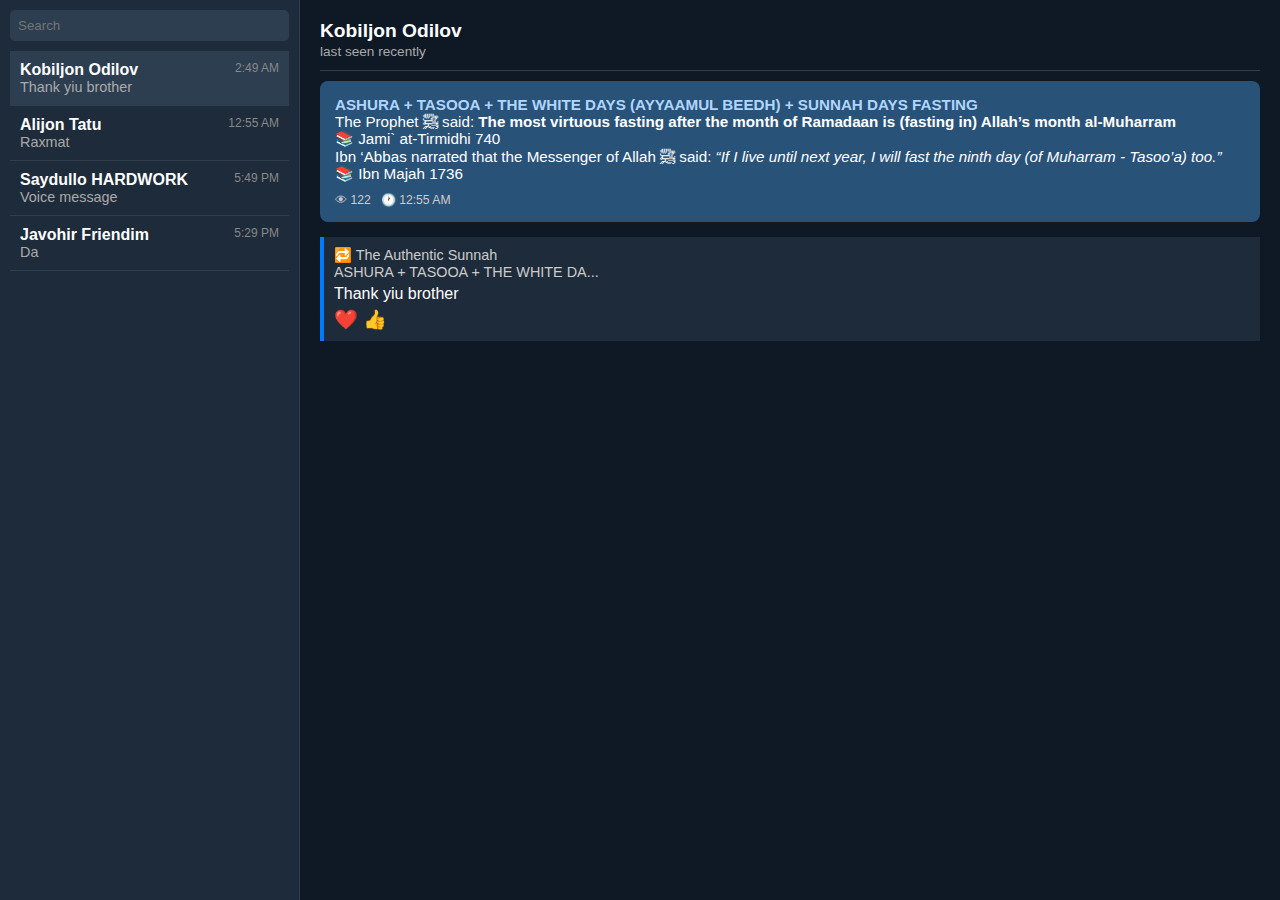
<file: api.lingo.uz/src/main/resources/static/index-3.html>
<!DOCTYPE html>
<html lang="en">
<head>
  <meta charset="UTF-8" />
  <meta name="viewport" content="width=device-width, initial-scale=1.0"/>
  <title>Telegram UI Clone</title>
  <link rel="stylesheet" href="style.css"/>
</head>
<body>
<div class="container">
  <aside class="sidebar">
    <div class="search-bar">
      <input type="text" placeholder="Search"/>
    </div>
    <ul class="chat-list">
      <li class="chat active">
        <div class="name">Kobiljon Odilov</div>
        <div class="message">Thank yiu brother</div>
        <div class="time">2:49 AM</div>
      </li>
      <li class="chat">
        <div class="name">Alijon Tatu</div>
        <div class="message">Raxmat</div>
        <div class="time">12:55 AM</div>
      </li>
      <li class="chat">
        <div class="name">Saydullo HARDWORK</div>
        <div class="message">Voice message</div>
        <div class="time">5:49 PM</div>
      </li>
      <li class="chat">
        <div class="name">Javohir Friendim</div>
        <div class="message">Da</div>
        <div class="time">5:29 PM</div>
      </li>
    </ul>
  </aside>

  <main class="chat-window">
    <div class="chat-header">
      <h2>Kobiljon Odilov</h2>
      <span>last seen recently</span>
    </div>
    <div class="chat-content">
      <div class="message-card">
        <p class="title">
          <strong>ASHURA + TASOOA + THE WHITE DAYS (AYYAAMUL BEEDH) + SUNNAH DAYS FASTING</strong>
        </p>
        <p>
          The Prophet ﷺ said: <strong>The most virtuous fasting after the month of Ramadaan is (fasting in) Allah’s month al-Muharram</strong><br/>
          📚 Jami` at-Tirmidhi 740
        </p>
        <p>
          Ibn ‘Abbas narrated that the Messenger of Allah ﷺ said: <em>“If I live until next year, I will fast the ninth day (of Muharram - Tasoo’a) too.”</em><br/>
          📚 Ibn Majah 1736
        </p>
        <div class="stats">
          👁 122 &nbsp; 🕐 12:55 AM
        </div>
      </div>
      <div class="reply">
        <div class="quote">
          🔁 The Authentic Sunnah<br/>
          ASHURA + TASOOA + THE WHITE DA...
        </div>
        <p>Thank yiu brother</p>
        <div class="reactions">❤️ 👍</div>
      </div>
    </div>
  </main>
</div>
</body>
</html>
</file>
<file: api.lingo.uz/src/main/resources/static/style.css>
* {
    margin: 0;
    padding: 0;
    box-sizing: border-box;
}

body {
    font-family: Arial, sans-serif;
    background-color: #0f1825;
    color: #fff;
    display: flex;
    height: 100vh;
}

.container {
    display: flex;
    width: 100%;
}

.sidebar {
    width: 300px;
    background-color: #1e2b3a;
    border-right: 1px solid #2c3e50;
    padding: 10px;
}

.search-bar input {
    width: 100%;
    padding: 8px;
    border-radius: 5px;
    border: none;
    background-color: #2c3e50;
    color: #fff;
}

.chat-list {
    list-style: none;
    margin-top: 10px;
}

.chat {
    padding: 10px;
    border-bottom: 1px solid #2c3e50;
    cursor: pointer;
    position: relative;
}

.chat.active {
    background-color: #2c3e50;
}

.chat .name {
    font-weight: bold;
}

.chat .message {
    font-size: 0.9em;
    color: #aaa;
}

.chat .time {
    position: absolute;
    top: 10px;
    right: 10px;
    font-size: 0.75em;
    color: #888;
}

.chat-window {
    flex: 1;
    display: flex;
    flex-direction: column;
    padding: 20px;
}

.chat-header {
    border-bottom: 1px solid #2c3e50;
    padding-bottom: 10px;
    margin-bottom: 10px;
}

.chat-header h2 {
    font-size: 1.2em;
}

.chat-header span {
    font-size: 0.85em;
    color: #aaa;
}

.chat-content {
    flex: 1;
    overflow-y: auto;
}

.message-card {
    background-color: #295279;
    padding: 15px;
    border-radius: 8px;
    margin-bottom: 15px;
    font-size: 0.95em;
}

.message-card .title {
    font-weight: bold;
    color: #b0d6ff;
}

.stats {
    margin-top: 10px;
    font-size: 0.8em;
    color: #ccc;
}

.reply {
    background-color: #1e2b3a;
    padding: 10px;
    border-left: 4px solid #007bff;
    margin-top: 10px;
}

.reply .quote {
    font-size: 0.9em;
    color: #ccc;
    margin-bottom: 5px;
}

.reply p {
    margin-bottom: 5px;
}

.reactions {
    font-size: 1.2em;
}
</file>
